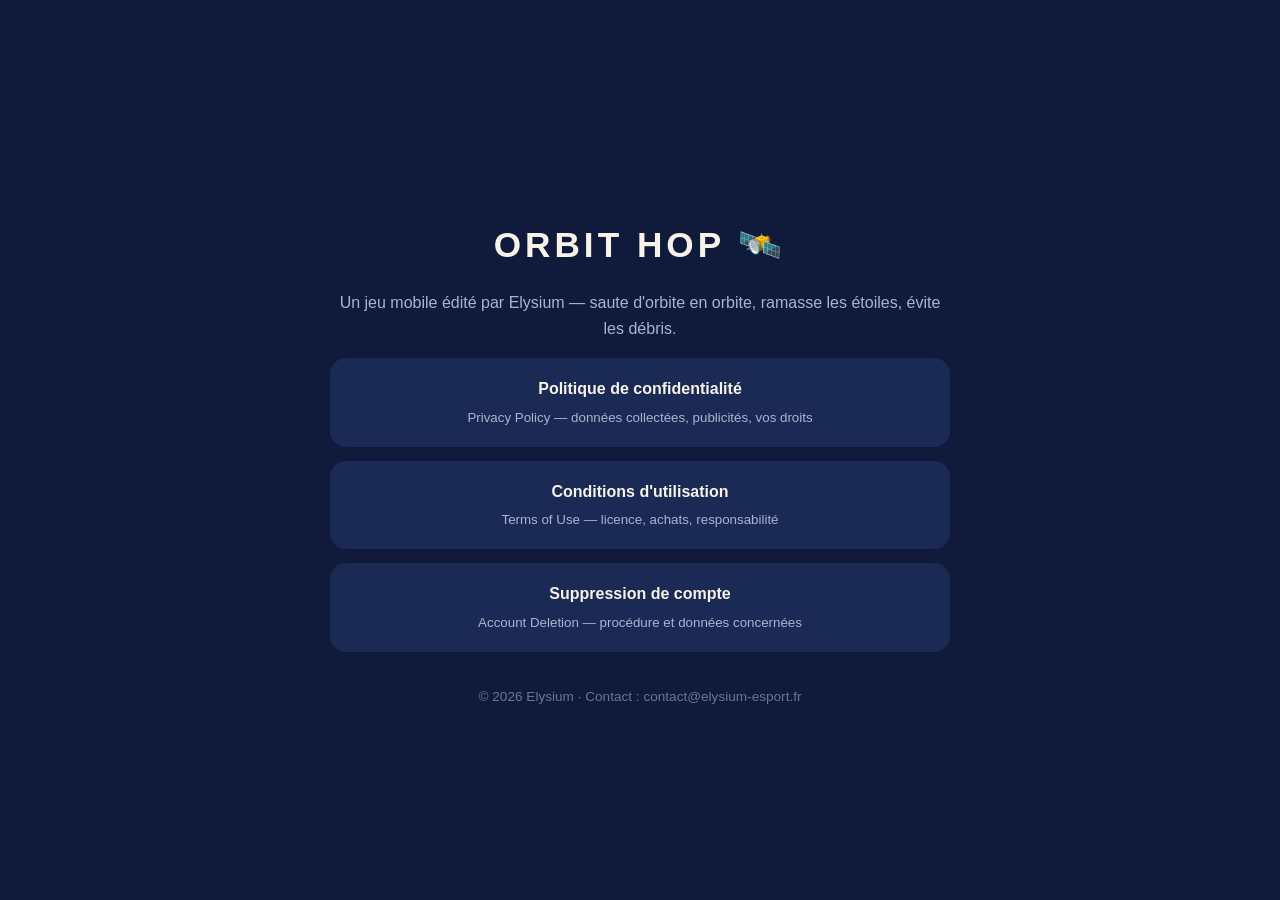
<file: docs/index.html>
<!DOCTYPE html>
<html lang="fr">
<head>
<meta charset="utf-8">
<meta name="viewport" content="width=device-width, initial-scale=1">
<title>Orbit Hop — Elysium</title>
<style>
  body { font-family: -apple-system, BlinkMacSystemFont, "Segoe UI", Roboto, Arial, sans-serif;
         margin: 0; background: #101B3C; color: #F7F3E8; line-height: 1.65;
         display: flex; min-height: 100vh; align-items: center; justify-content: center; }
  main { max-width: 620px; padding: 40px 28px; text-align: center; }
  h1 { letter-spacing: 4px; font-size: 2.2em; margin-bottom: .2em; }
  p.sub { color: #A9B4D0; }
  a.card { display: block; background: #1B2A55; color: #F7F3E8; text-decoration: none;
           border-radius: 16px; padding: 18px 22px; margin: 14px 0; font-weight: 700;
           transition: background .2s; }
  a.card:hover { background: #24356E; }
  a.card small { display: block; color: #A9B4D0; font-weight: 400; margin-top: 4px; }
  footer { color: #6b7590; font-size: .85em; margin-top: 2.5em; }
</style>
</head>
<body>
<main>
  <h1>ORBIT HOP 🛰️</h1>
  <p class="sub">Un jeu mobile édité par Elysium — saute d'orbite en orbite,
  ramasse les étoiles, évite les débris.</p>

  <a class="card" href="politique-de-confidentialite.html">
    Politique de confidentialité
    <small>Privacy Policy — données collectées, publicités, vos droits</small>
  </a>
  <a class="card" href="conditions-utilisation.html">
    Conditions d'utilisation
    <small>Terms of Use — licence, achats, responsabilité</small>
  </a>
  <a class="card" href="suppression-de-compte.html">
    Suppression de compte
    <small>Account Deletion — procédure et données concernées</small>
  </a>

  <footer>© 2026 Elysium · Contact : contact@elysium-esport.fr</footer>
</main>
</body>
</html>
</file>
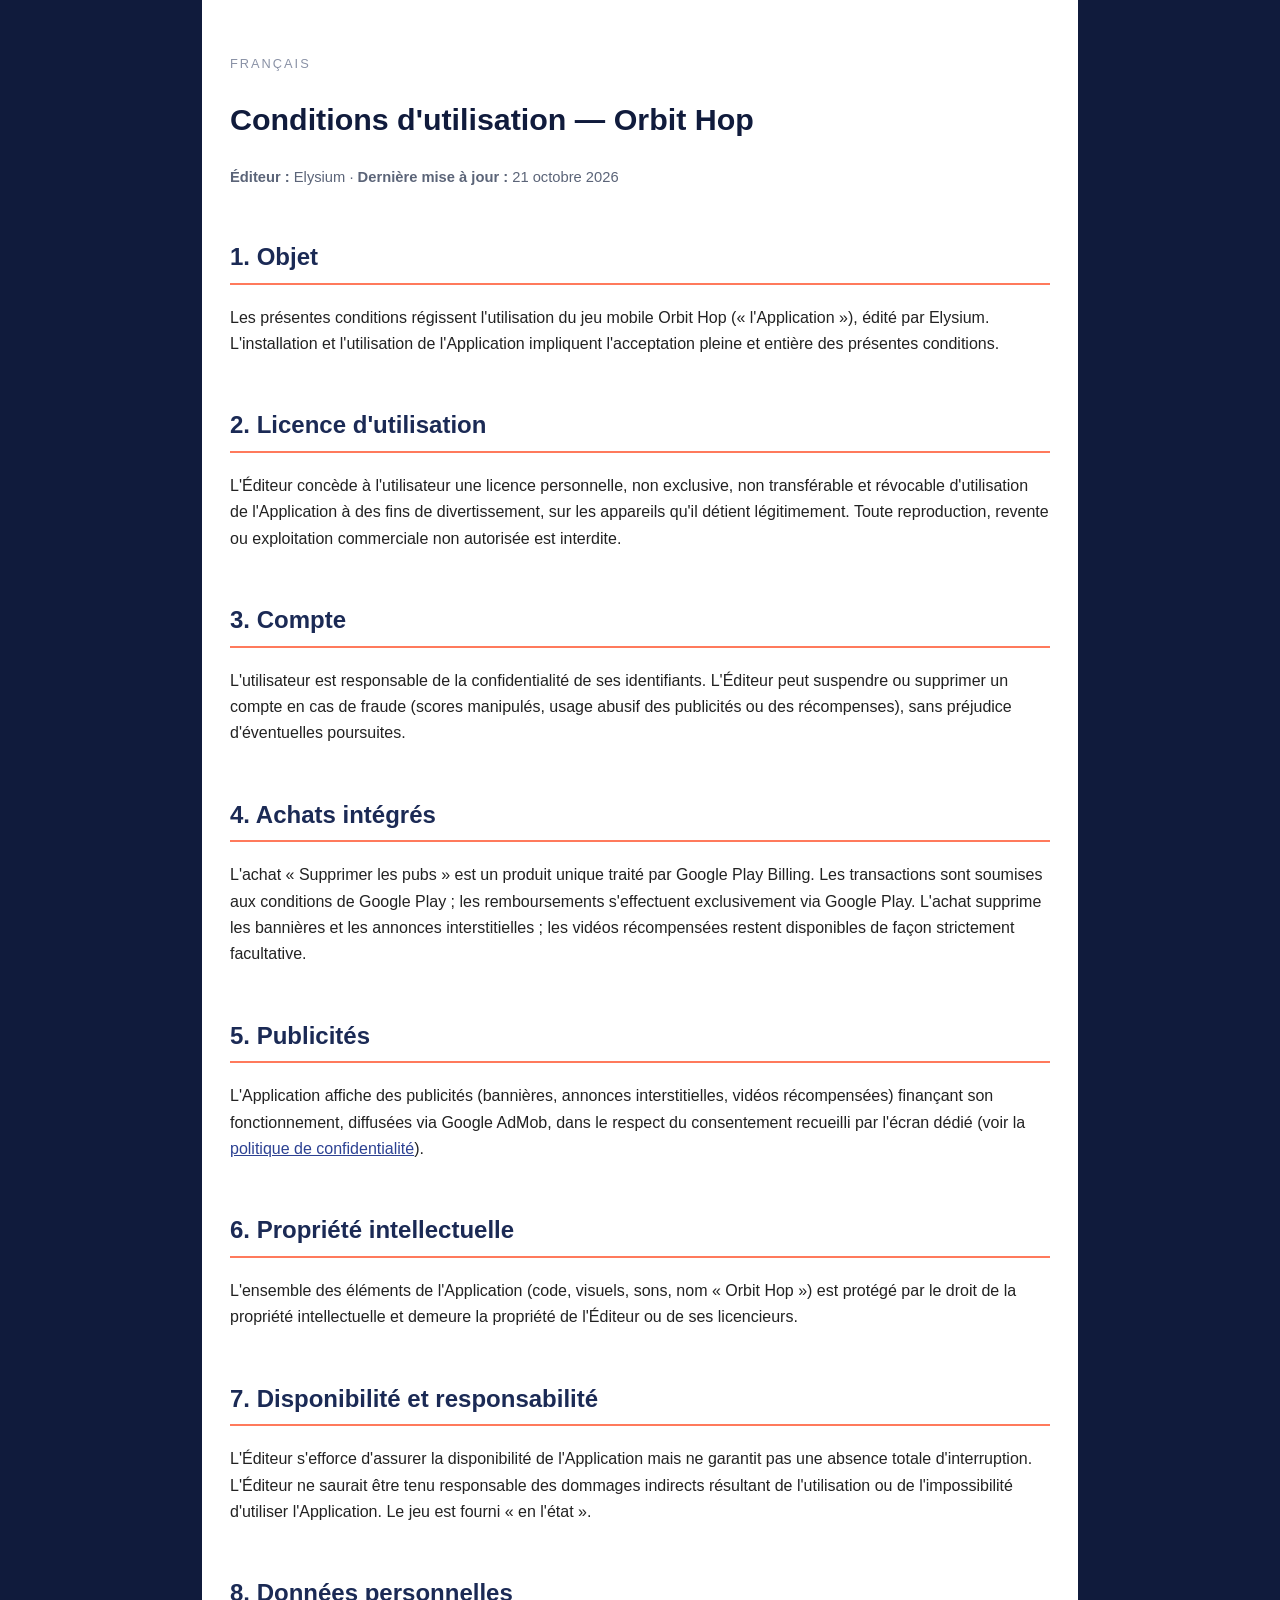
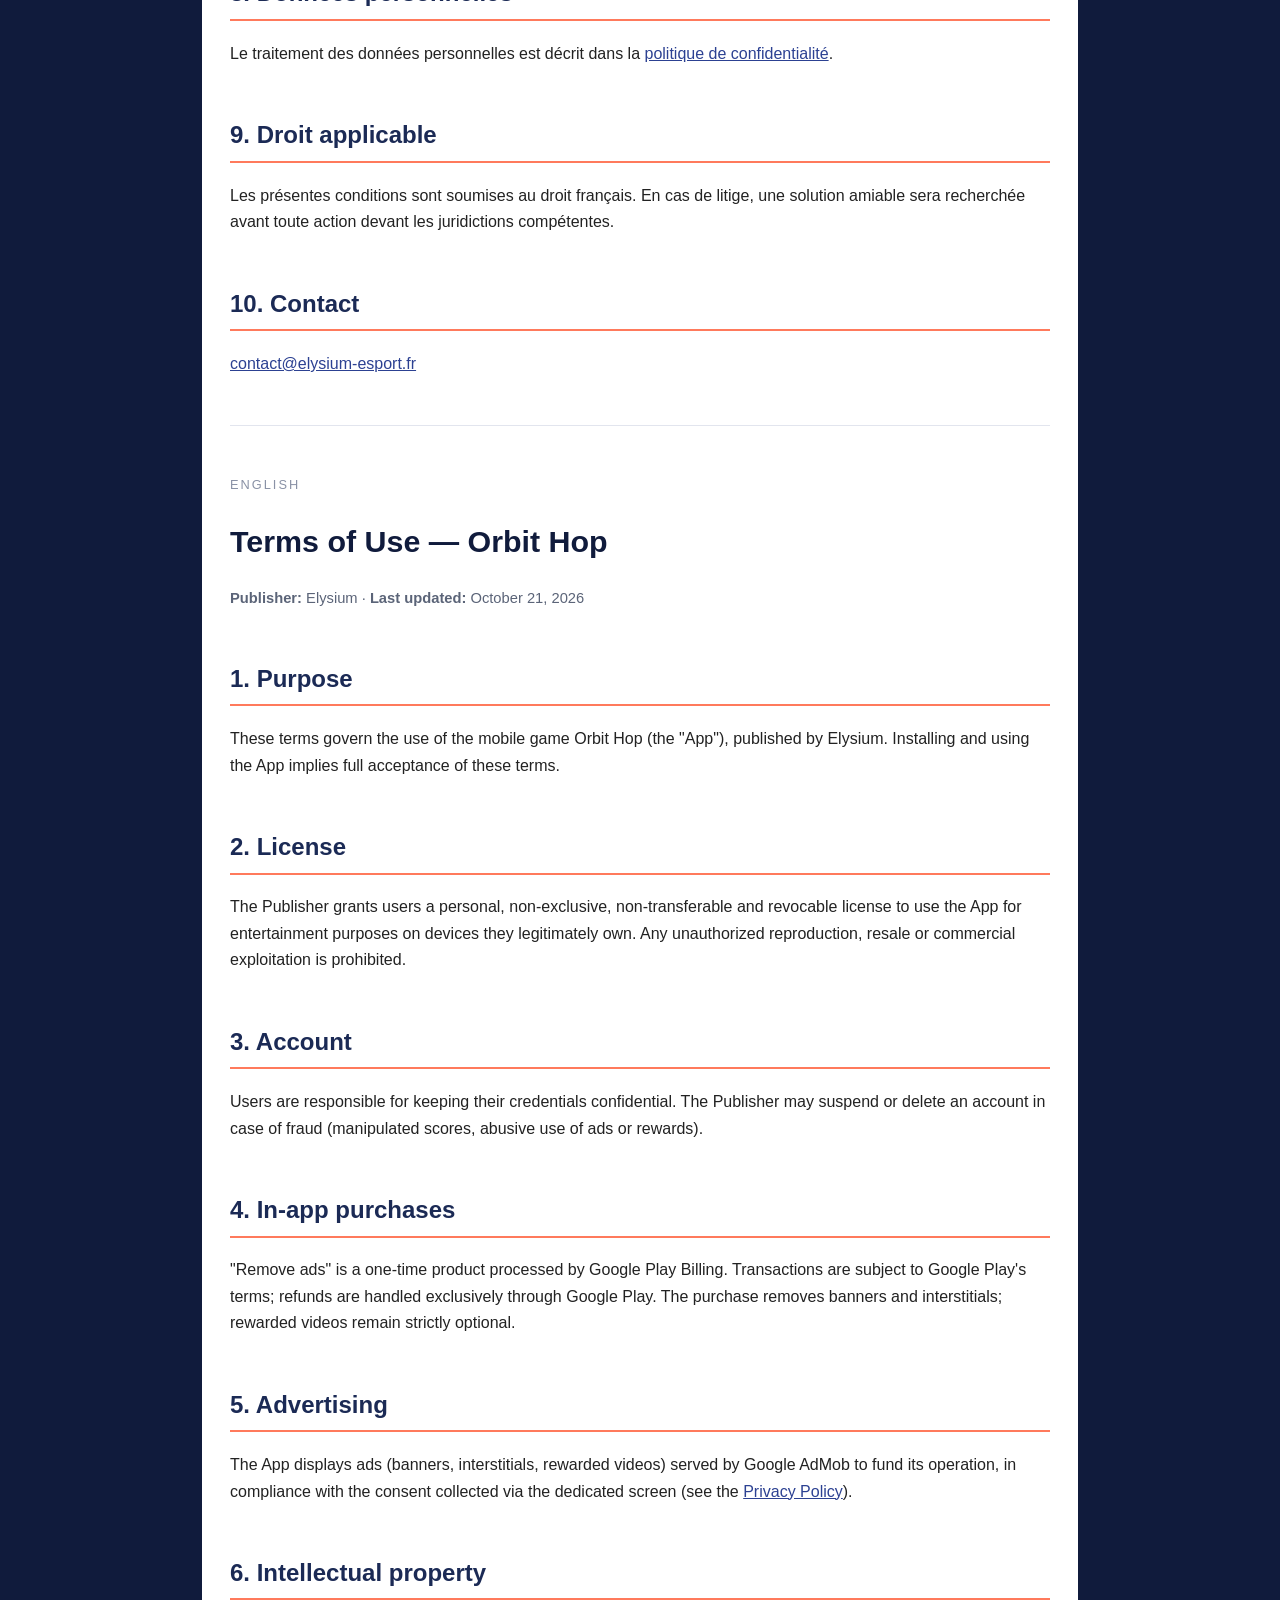
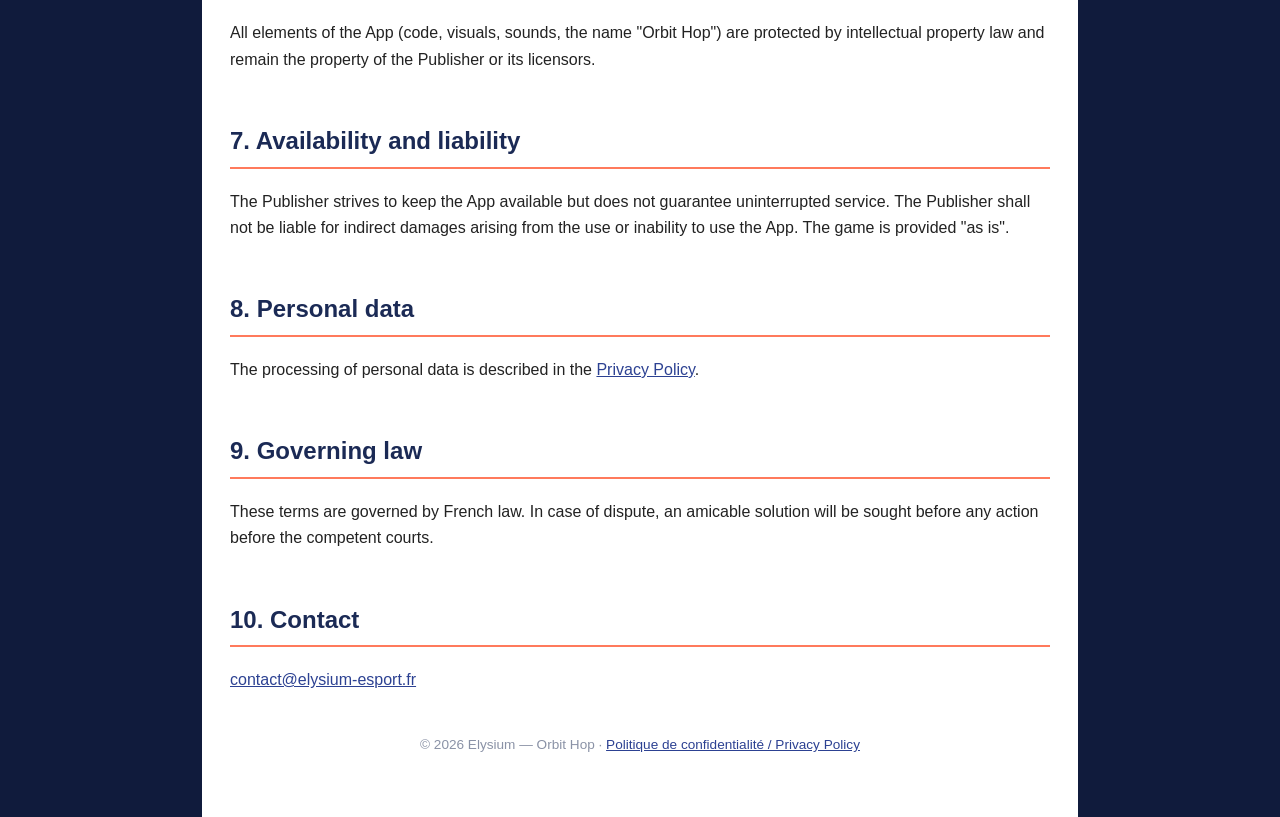
<file: docs/conditions-utilisation.html>
<!DOCTYPE html>
<html lang="fr">
<head>
<meta charset="utf-8">
<meta name="viewport" content="width=device-width, initial-scale=1">
<title>Conditions d'utilisation — Orbit Hop</title>
<style>
  body { font-family: -apple-system, BlinkMacSystemFont, "Segoe UI", Roboto, Arial, sans-serif;
         margin: 0; background: #101B3C; color: #222; line-height: 1.65; }
  main { max-width: 820px; margin: 0 auto; background: #fff; padding: 40px 28px 60px; }
  h1 { color: #101B3C; font-size: 1.9em; }
  h2 { color: #1B2A55; border-bottom: 2px solid #FF7A5C; padding-bottom: 6px; margin-top: 2em; }
  .meta { color: #5b6478; font-size: .92em; }
  a { color: #2C4192; }
  hr { border: none; border-top: 1px solid #e2e5ee; margin: 3em 0; }
  .lang-label { font-size: .8em; letter-spacing: 2px; color: #8a92a6; text-transform: uppercase; }
  footer { color: #8a92a6; font-size: .85em; text-align: center; margin-top: 3em; }
</style>
</head>
<body>
<main>

<p class="lang-label">Français</p>
<h1>Conditions d'utilisation — Orbit Hop</h1>
<p class="meta"><strong>Éditeur :</strong> Elysium · <strong>Dernière mise à jour :</strong> 21 octobre 2026</p>

<h2>1. Objet</h2>
<p>Les présentes conditions régissent l'utilisation du jeu mobile Orbit Hop (« l'Application »),
édité par Elysium. L'installation et l'utilisation de l'Application impliquent l'acceptation
pleine et entière des présentes conditions.</p>

<h2>2. Licence d'utilisation</h2>
<p>L'Éditeur concède à l'utilisateur une licence personnelle, non exclusive, non transférable
et révocable d'utilisation de l'Application à des fins de divertissement, sur les appareils
qu'il détient légitimement. Toute reproduction, revente ou exploitation commerciale non
autorisée est interdite.</p>

<h2>3. Compte</h2>
<p>L'utilisateur est responsable de la confidentialité de ses identifiants. L'Éditeur peut
suspendre ou supprimer un compte en cas de fraude (scores manipulés, usage abusif des
publicités ou des récompenses), sans préjudice d'éventuelles poursuites.</p>

<h2>4. Achats intégrés</h2>
<p>L'achat « Supprimer les pubs » est un produit unique traité par Google Play Billing.
Les transactions sont soumises aux conditions de Google Play ; les remboursements s'effectuent
exclusivement via Google Play. L'achat supprime les bannières et les annonces interstitielles ;
les vidéos récompensées restent disponibles de façon strictement facultative.</p>

<h2>5. Publicités</h2>
<p>L'Application affiche des publicités (bannières, annonces interstitielles, vidéos récompensées)
finançant son fonctionnement, diffusées via Google AdMob, dans le respect du consentement
recueilli par l'écran dédié (voir la
<a href="politique-de-confidentialite.html">politique de confidentialité</a>).</p>

<h2>6. Propriété intellectuelle</h2>
<p>L'ensemble des éléments de l'Application (code, visuels, sons, nom « Orbit Hop ») est protégé
par le droit de la propriété intellectuelle et demeure la propriété de l'Éditeur ou de ses
licencieurs.</p>

<h2>7. Disponibilité et responsabilité</h2>
<p>L'Éditeur s'efforce d'assurer la disponibilité de l'Application mais ne garantit pas une
absence totale d'interruption. L'Éditeur ne saurait être tenu responsable des dommages
indirects résultant de l'utilisation ou de l'impossibilité d'utiliser l'Application.
Le jeu est fourni « en l'état ».</p>

<h2>8. Données personnelles</h2>
<p>Le traitement des données personnelles est décrit dans la
<a href="politique-de-confidentialite.html">politique de confidentialité</a>.</p>

<h2>9. Droit applicable</h2>
<p>Les présentes conditions sont soumises au droit français. En cas de litige, une solution
amiable sera recherchée avant toute action devant les juridictions compétentes.</p>

<h2>10. Contact</h2>
<p><a href="mailto:contact@elysium-esport.fr">contact@elysium-esport.fr</a></p>

<hr>

<p class="lang-label">English</p>
<h1>Terms of Use — Orbit Hop</h1>
<p class="meta"><strong>Publisher:</strong> Elysium · <strong>Last updated:</strong> October 21, 2026</p>

<h2>1. Purpose</h2>
<p>These terms govern the use of the mobile game Orbit Hop (the "App"), published by Elysium.
Installing and using the App implies full acceptance of these terms.</p>

<h2>2. License</h2>
<p>The Publisher grants users a personal, non-exclusive, non-transferable and revocable license
to use the App for entertainment purposes on devices they legitimately own. Any unauthorized
reproduction, resale or commercial exploitation is prohibited.</p>

<h2>3. Account</h2>
<p>Users are responsible for keeping their credentials confidential. The Publisher may suspend
or delete an account in case of fraud (manipulated scores, abusive use of ads or rewards).</p>

<h2>4. In-app purchases</h2>
<p>"Remove ads" is a one-time product processed by Google Play Billing. Transactions are subject
to Google Play's terms; refunds are handled exclusively through Google Play. The purchase
removes banners and interstitials; rewarded videos remain strictly optional.</p>

<h2>5. Advertising</h2>
<p>The App displays ads (banners, interstitials, rewarded videos) served by Google AdMob to fund
its operation, in compliance with the consent collected via the dedicated screen (see the
<a href="politique-de-confidentialite.html">Privacy Policy</a>).</p>

<h2>6. Intellectual property</h2>
<p>All elements of the App (code, visuals, sounds, the name "Orbit Hop") are protected by
intellectual property law and remain the property of the Publisher or its licensors.</p>

<h2>7. Availability and liability</h2>
<p>The Publisher strives to keep the App available but does not guarantee uninterrupted service.
The Publisher shall not be liable for indirect damages arising from the use or inability to
use the App. The game is provided "as is".</p>

<h2>8. Personal data</h2>
<p>The processing of personal data is described in the
<a href="politique-de-confidentialite.html">Privacy Policy</a>.</p>

<h2>9. Governing law</h2>
<p>These terms are governed by French law. In case of dispute, an amicable solution will be
sought before any action before the competent courts.</p>

<h2>10. Contact</h2>
<p><a href="mailto:contact@elysium-esport.fr">contact@elysium-esport.fr</a></p>

<footer>© 2026 Elysium — Orbit Hop · <a href="politique-de-confidentialite.html">Politique de confidentialité / Privacy Policy</a></footer>
</main>
</body>
</html>
</file>
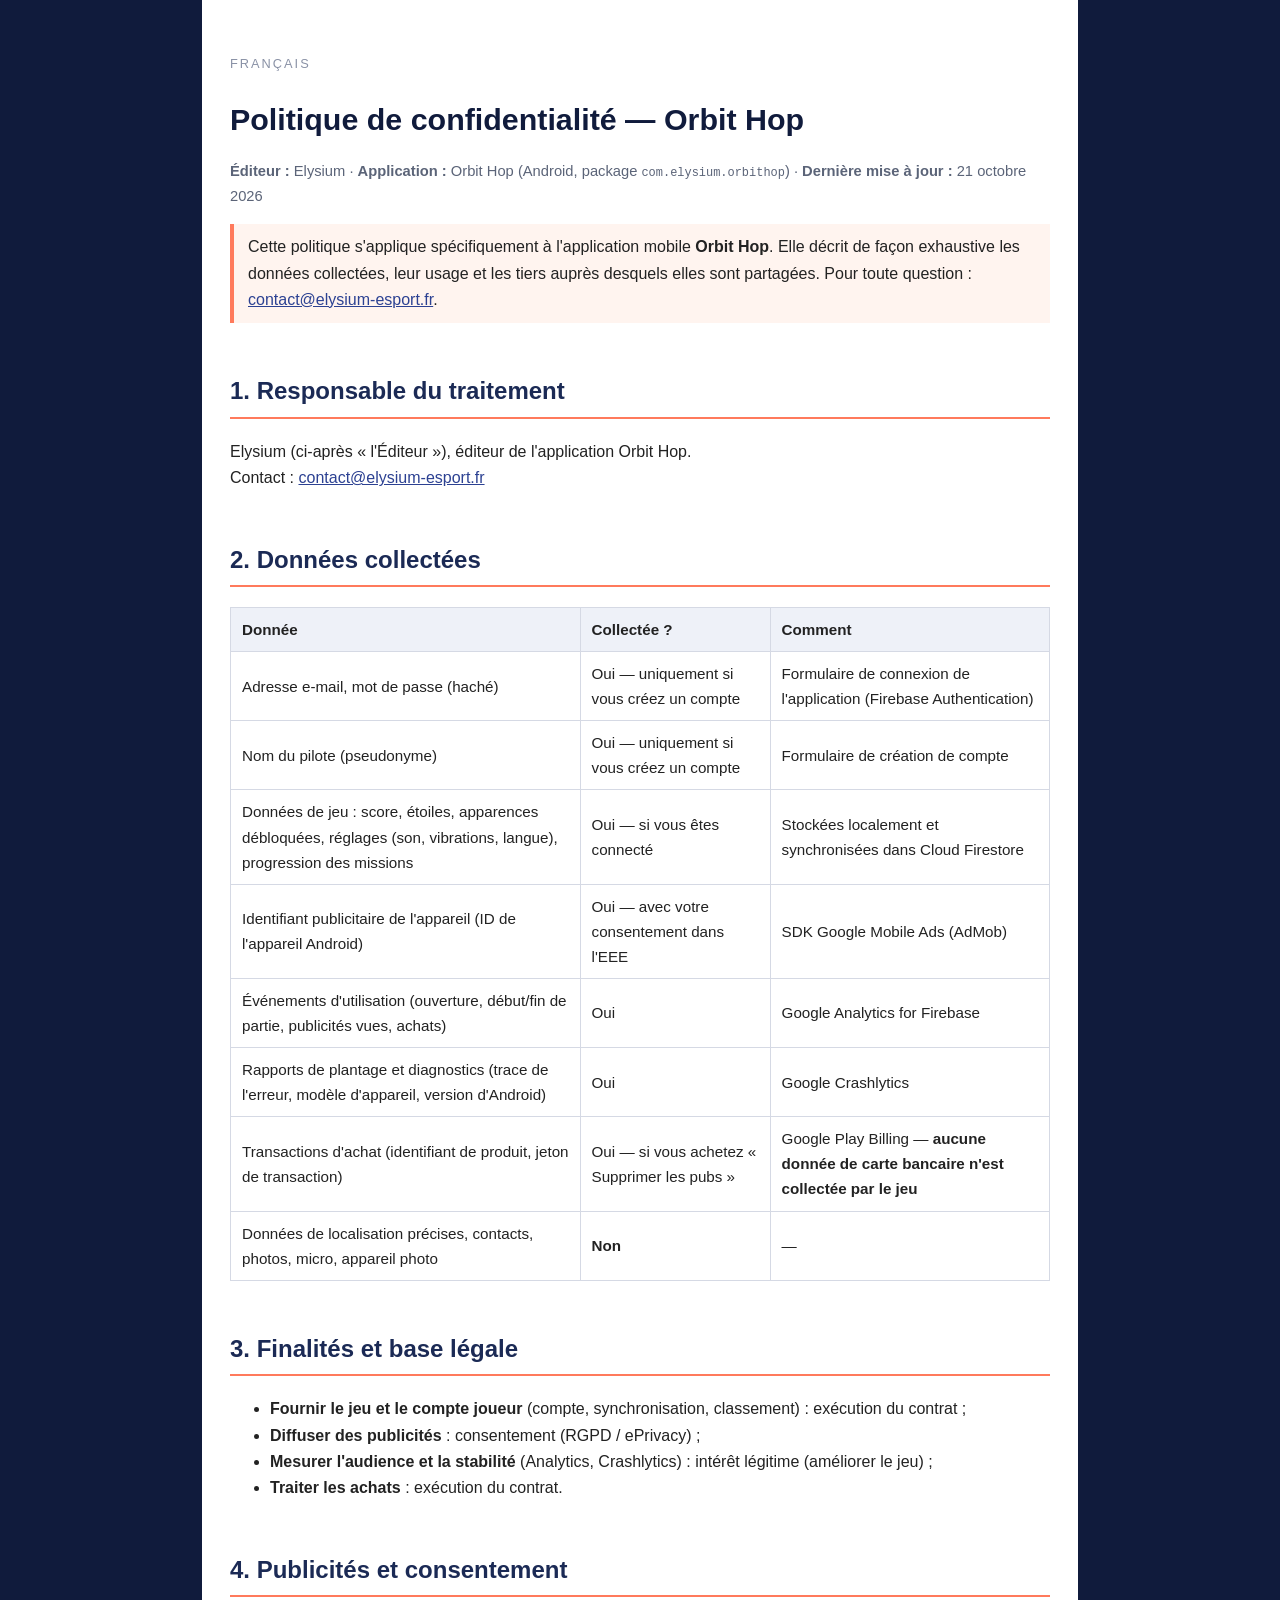
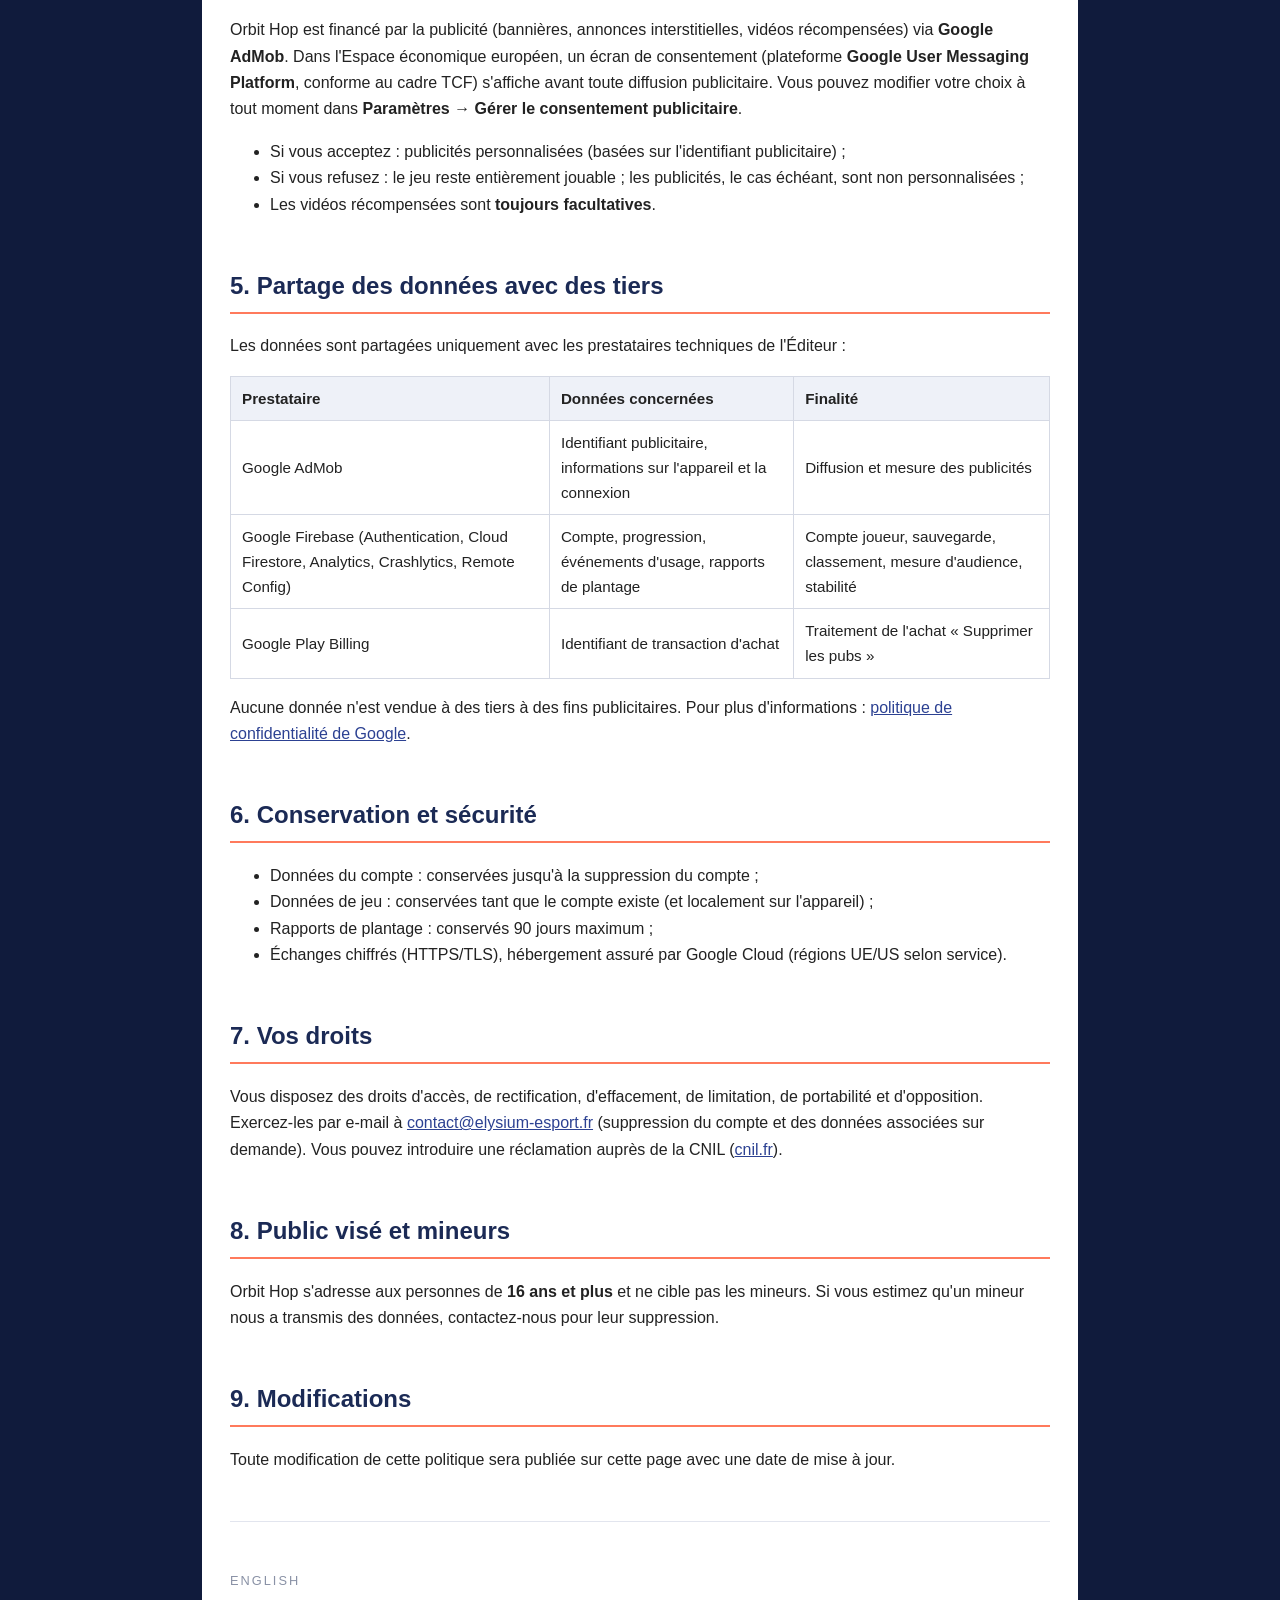
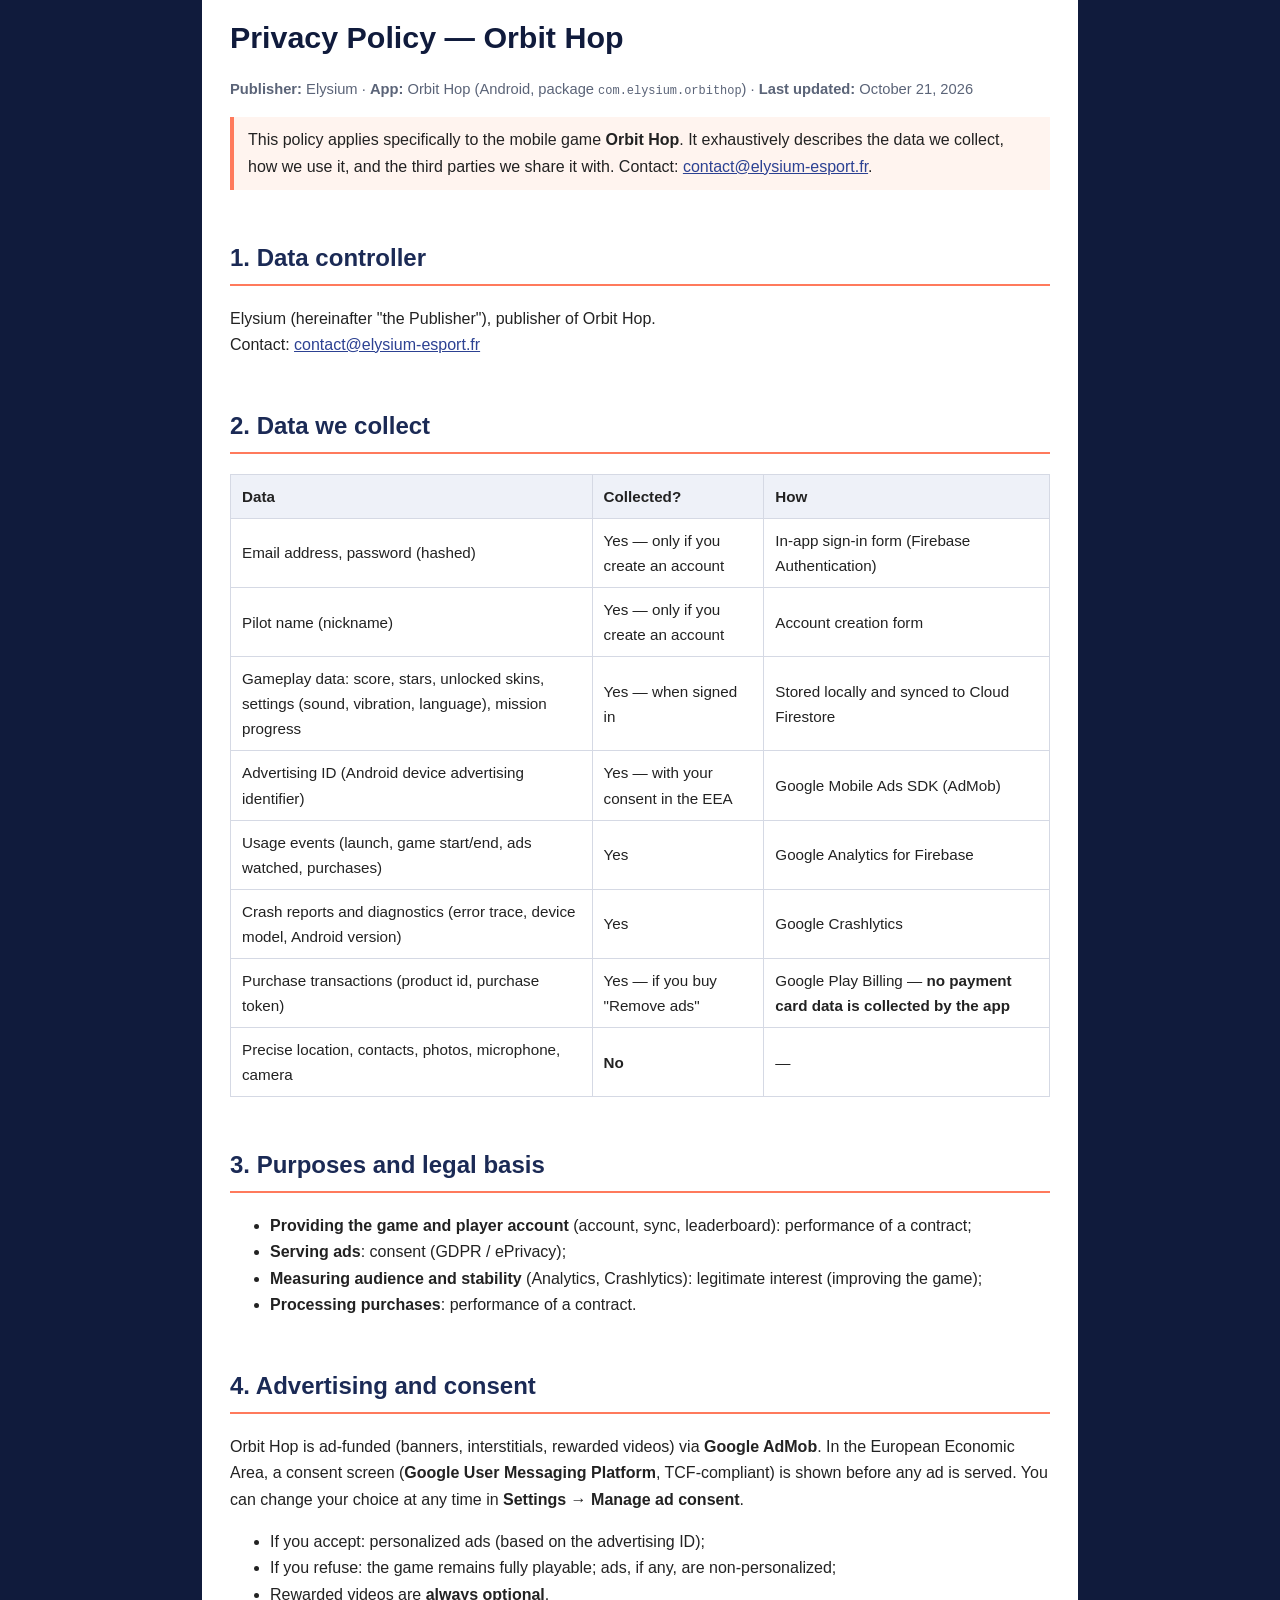
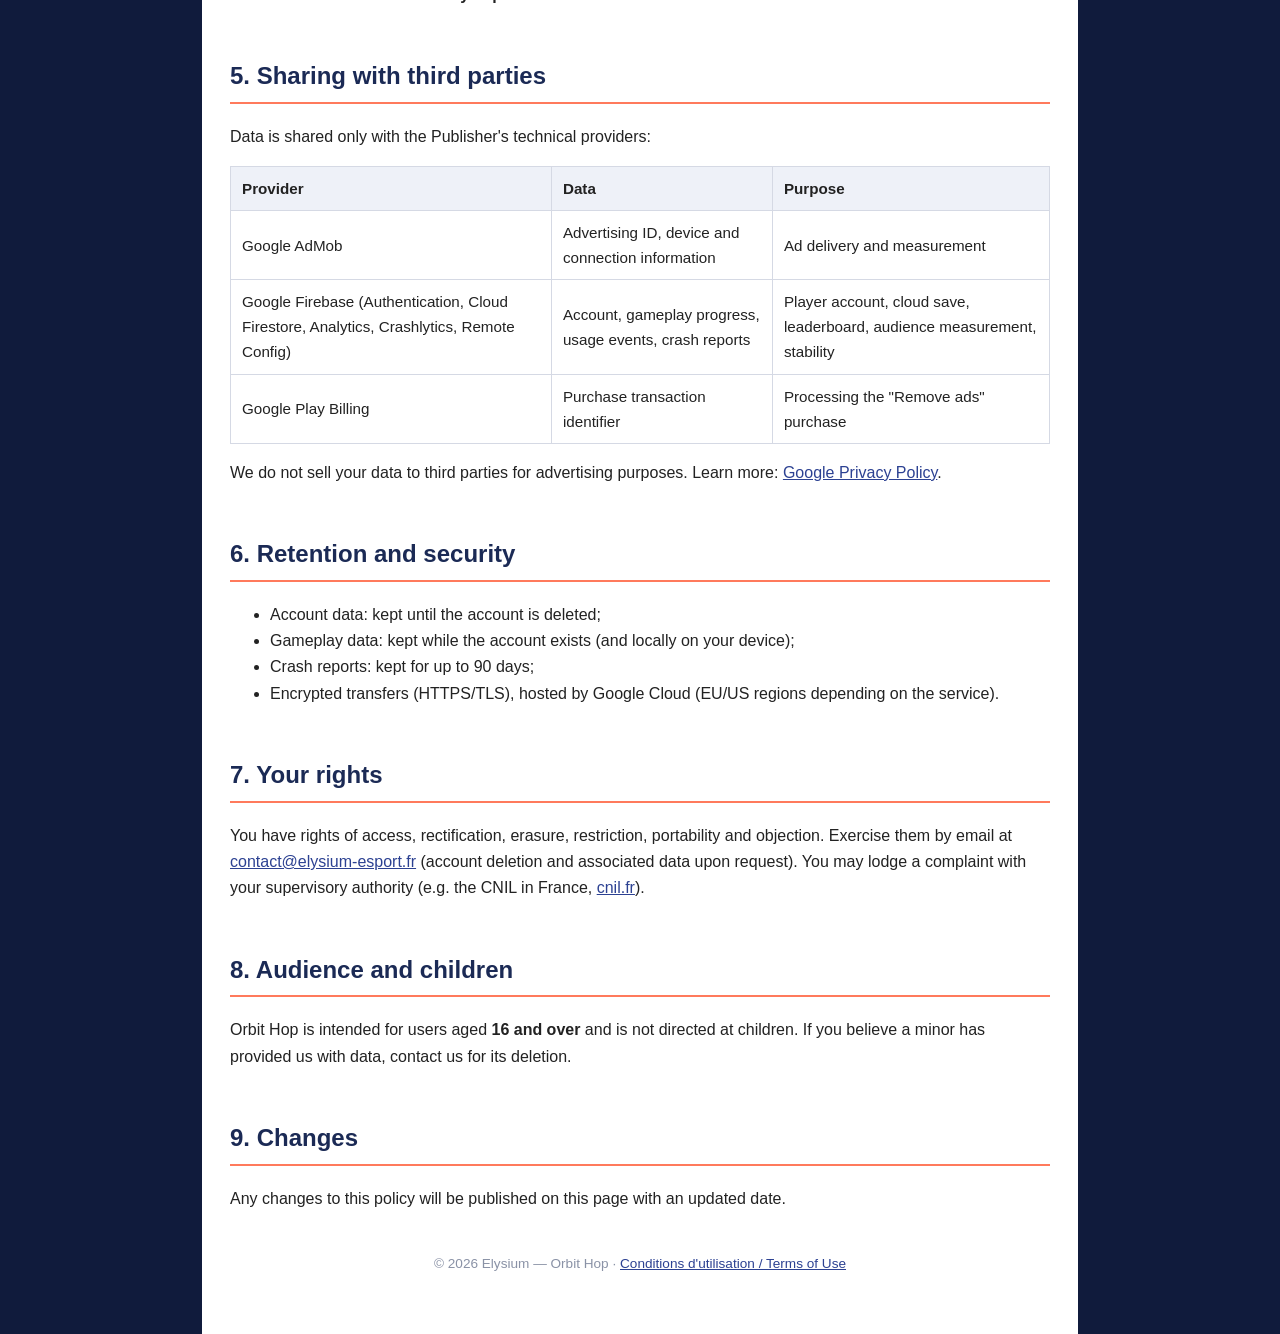
<file: docs/politique-de-confidentialite.html>
<!DOCTYPE html>
<html lang="fr">
<head>
<meta charset="utf-8">
<meta name="viewport" content="width=device-width, initial-scale=1">
<title>Politique de confidentialité — Orbit Hop</title>
<meta name="description" content="Politique de confidentialité du jeu mobile Orbit Hop (Android) édité par Elysium.">
<style>
  body { font-family: -apple-system, BlinkMacSystemFont, "Segoe UI", Roboto, Arial, sans-serif;
         margin: 0; background: #101B3C; color: #222; line-height: 1.65; }
  main { max-width: 820px; margin: 0 auto; background: #fff; padding: 40px 28px 60px; }
  h1 { color: #101B3C; font-size: 1.9em; margin-bottom: .2em; }
  h2 { color: #1B2A55; border-bottom: 2px solid #FF7A5C; padding-bottom: 6px; margin-top: 2em; }
  table { border-collapse: collapse; width: 100%; margin: 1em 0; }
  th, td { border: 1px solid #d5d9e4; padding: 9px 11px; text-align: left; font-size: .95em; }
  th { background: #eef1f8; }
  .meta { color: #5b6478; font-size: .92em; }
  .flag { background: #fff4ef; border-left: 4px solid #FF7A5C; padding: 10px 14px; margin: 1em 0; }
  a { color: #2C4192; }
  hr { border: none; border-top: 1px solid #e2e5ee; margin: 3em 0; }
  .lang-label { font-size: .8em; letter-spacing: 2px; color: #8a92a6; text-transform: uppercase; }
  footer { color: #8a92a6; font-size: .85em; text-align: center; margin-top: 3em; }
</style>
</head>
<body>
<main>

<p class="lang-label">Français</p>
<h1>Politique de confidentialité — Orbit Hop</h1>
<p class="meta"><strong>Éditeur :</strong> Elysium · <strong>Application :</strong> Orbit Hop (Android, package <code>com.elysium.orbithop</code>) · <strong>Dernière mise à jour :</strong> 21 octobre 2026</p>

<div class="flag">
  Cette politique s'applique spécifiquement à l'application mobile <strong>Orbit Hop</strong>.
  Elle décrit de façon exhaustive les données collectées, leur usage et les tiers auprès
  desquels elles sont partagées. Pour toute question : <a href="mailto:contact@elysium-esport.fr">contact@elysium-esport.fr</a>.
</div>

<h2>1. Responsable du traitement</h2>
<p>Elysium (ci-après « l'Éditeur »), éditeur de l'application Orbit Hop.<br>
Contact : <a href="mailto:contact@elysium-esport.fr">contact@elysium-esport.fr</a></p>

<h2>2. Données collectées</h2>
<table>
  <tr><th>Donnée</th><th>Collectée ?</th><th>Comment</th></tr>
  <tr><td>Adresse e-mail, mot de passe (haché)</td><td>Oui — uniquement si vous créez un compte</td><td>Formulaire de connexion de l'application (Firebase Authentication)</td></tr>
  <tr><td>Nom du pilote (pseudonyme)</td><td>Oui — uniquement si vous créez un compte</td><td>Formulaire de création de compte</td></tr>
  <tr><td>Données de jeu : score, étoiles, apparences débloquées, réglages (son, vibrations, langue), progression des missions</td><td>Oui — si vous êtes connecté</td><td>Stockées localement et synchronisées dans Cloud Firestore</td></tr>
  <tr><td>Identifiant publicitaire de l'appareil (ID de l'appareil Android)</td><td>Oui — avec votre consentement dans l'EEE</td><td>SDK Google Mobile Ads (AdMob)</td></tr>
  <tr><td>Événements d'utilisation (ouverture, début/fin de partie, publicités vues, achats)</td><td>Oui</td><td>Google Analytics for Firebase</td></tr>
  <tr><td>Rapports de plantage et diagnostics (trace de l'erreur, modèle d'appareil, version d'Android)</td><td>Oui</td><td>Google Crashlytics</td></tr>
  <tr><td>Transactions d'achat (identifiant de produit, jeton de transaction)</td><td>Oui — si vous achetez « Supprimer les pubs »</td><td>Google Play Billing — <strong>aucune donnée de carte bancaire n'est collectée par le jeu</strong></td></tr>
  <tr><td>Données de localisation précises, contacts, photos, micro, appareil photo</td><td><strong>Non</strong></td><td>—</td></tr>
</table>

<h2>3. Finalités et base légale</h2>
<ul>
  <li><strong>Fournir le jeu et le compte joueur</strong> (compte, synchronisation, classement) : exécution du contrat ;</li>
  <li><strong>Diffuser des publicités</strong> : consentement (RGPD / ePrivacy) ;</li>
  <li><strong>Mesurer l'audience et la stabilité</strong> (Analytics, Crashlytics) : intérêt légitime (améliorer le jeu) ;</li>
  <li><strong>Traiter les achats</strong> : exécution du contrat.</li>
</ul>

<h2>4. Publicités et consentement</h2>
<p>Orbit Hop est financé par la publicité (bannières, annonces interstitielles, vidéos
récompensées) via <strong>Google AdMob</strong>. Dans l'Espace économique européen, un écran de
consentement (plateforme <strong>Google User Messaging Platform</strong>, conforme au cadre TCF)
s'affiche avant toute diffusion publicitaire. Vous pouvez modifier votre choix à tout moment
dans <strong>Paramètres → Gérer le consentement publicitaire</strong>.</p>
<ul>
  <li>Si vous acceptez : publicités personnalisées (basées sur l'identifiant publicitaire) ;</li>
  <li>Si vous refusez : le jeu reste entièrement jouable ; les publicités, le cas échéant, sont non personnalisées ;</li>
  <li>Les vidéos récompensées sont <strong>toujours facultatives</strong>.</li>
</ul>

<h2>5. Partage des données avec des tiers</h2>
<p>Les données sont partagées uniquement avec les prestataires techniques de l'Éditeur :</p>
<table>
  <tr><th>Prestataire</th><th>Données concernées</th><th>Finalité</th></tr>
  <tr><td>Google AdMob</td><td>Identifiant publicitaire, informations sur l'appareil et la connexion</td><td>Diffusion et mesure des publicités</td></tr>
  <tr><td>Google Firebase (Authentication, Cloud Firestore, Analytics, Crashlytics, Remote Config)</td><td>Compte, progression, événements d'usage, rapports de plantage</td><td>Compte joueur, sauvegarde, classement, mesure d'audience, stabilité</td></tr>
  <tr><td>Google Play Billing</td><td>Identifiant de transaction d'achat</td><td>Traitement de l'achat « Supprimer les pubs »</td></tr>
</table>
<p>Aucune donnée n'est vendue à des tiers à des fins publicitaires. Pour plus d'informations :
<a href="https://policies.google.com/privacy">politique de confidentialité de Google</a>.</p>

<h2>6. Conservation et sécurité</h2>
<ul>
  <li>Données du compte : conservées jusqu'à la suppression du compte ;</li>
  <li>Données de jeu : conservées tant que le compte existe (et localement sur l'appareil) ;</li>
  <li>Rapports de plantage : conservés 90 jours maximum ;</li>
  <li>Échanges chiffrés (HTTPS/TLS), hébergement assuré par Google Cloud (régions UE/US selon service).</li>
</ul>

<h2>7. Vos droits</h2>
<p>Vous disposez des droits d'accès, de rectification, d'effacement, de limitation, de portabilité
et d'opposition. Exercez-les par e-mail à
<a href="mailto:contact@elysium-esport.fr">contact@elysium-esport.fr</a> (suppression du compte
et des données associées sur demande). Vous pouvez introduire une réclamation auprès de la
CNIL (<a href="https://www.cnil.fr">cnil.fr</a>).</p>

<h2>8. Public visé et mineurs</h2>
<p>Orbit Hop s'adresse aux personnes de <strong>16 ans et plus</strong> et ne cible pas les mineurs.
Si vous estimez qu'un mineur nous a transmis des données, contactez-nous pour leur suppression.</p>

<h2>9. Modifications</h2>
<p>Toute modification de cette politique sera publiée sur cette page avec une date de mise à jour.</p>

<hr>

<p class="lang-label">English</p>
<h1>Privacy Policy — Orbit Hop</h1>
<p class="meta"><strong>Publisher:</strong> Elysium · <strong>App:</strong> Orbit Hop (Android, package <code>com.elysium.orbithop</code>) · <strong>Last updated:</strong> October 21, 2026</p>

<div class="flag">
  This policy applies specifically to the mobile game <strong>Orbit Hop</strong>. It exhaustively
  describes the data we collect, how we use it, and the third parties we share it with.
  Contact: <a href="mailto:contact@elysium-esport.fr">contact@elysium-esport.fr</a>.
</div>

<h2>1. Data controller</h2>
<p>Elysium (hereinafter "the Publisher"), publisher of Orbit Hop.<br>
Contact: <a href="mailto:contact@elysium-esport.fr">contact@elysium-esport.fr</a></p>

<h2>2. Data we collect</h2>
<table>
  <tr><th>Data</th><th>Collected?</th><th>How</th></tr>
  <tr><td>Email address, password (hashed)</td><td>Yes — only if you create an account</td><td>In-app sign-in form (Firebase Authentication)</td></tr>
  <tr><td>Pilot name (nickname)</td><td>Yes — only if you create an account</td><td>Account creation form</td></tr>
  <tr><td>Gameplay data: score, stars, unlocked skins, settings (sound, vibration, language), mission progress</td><td>Yes — when signed in</td><td>Stored locally and synced to Cloud Firestore</td></tr>
  <tr><td>Advertising ID (Android device advertising identifier)</td><td>Yes — with your consent in the EEA</td><td>Google Mobile Ads SDK (AdMob)</td></tr>
  <tr><td>Usage events (launch, game start/end, ads watched, purchases)</td><td>Yes</td><td>Google Analytics for Firebase</td></tr>
  <tr><td>Crash reports and diagnostics (error trace, device model, Android version)</td><td>Yes</td><td>Google Crashlytics</td></tr>
  <tr><td>Purchase transactions (product id, purchase token)</td><td>Yes — if you buy "Remove ads"</td><td>Google Play Billing — <strong>no payment card data is collected by the app</strong></td></tr>
  <tr><td>Precise location, contacts, photos, microphone, camera</td><td><strong>No</strong></td><td>—</td></tr>
</table>

<h2>3. Purposes and legal basis</h2>
<ul>
  <li><strong>Providing the game and player account</strong> (account, sync, leaderboard): performance of a contract;</li>
  <li><strong>Serving ads</strong>: consent (GDPR / ePrivacy);</li>
  <li><strong>Measuring audience and stability</strong> (Analytics, Crashlytics): legitimate interest (improving the game);</li>
  <li><strong>Processing purchases</strong>: performance of a contract.</li>
</ul>

<h2>4. Advertising and consent</h2>
<p>Orbit Hop is ad-funded (banners, interstitials, rewarded videos) via <strong>Google AdMob</strong>.
In the European Economic Area, a consent screen (<strong>Google User Messaging Platform</strong>,
TCF-compliant) is shown before any ad is served. You can change your choice at any time in
<strong>Settings → Manage ad consent</strong>.</p>
<ul>
  <li>If you accept: personalized ads (based on the advertising ID);</li>
  <li>If you refuse: the game remains fully playable; ads, if any, are non-personalized;</li>
  <li>Rewarded videos are <strong>always optional</strong>.</li>
</ul>

<h2>5. Sharing with third parties</h2>
<p>Data is shared only with the Publisher's technical providers:</p>
<table>
  <tr><th>Provider</th><th>Data</th><th>Purpose</th></tr>
  <tr><td>Google AdMob</td><td>Advertising ID, device and connection information</td><td>Ad delivery and measurement</td></tr>
  <tr><td>Google Firebase (Authentication, Cloud Firestore, Analytics, Crashlytics, Remote Config)</td><td>Account, gameplay progress, usage events, crash reports</td><td>Player account, cloud save, leaderboard, audience measurement, stability</td></tr>
  <tr><td>Google Play Billing</td><td>Purchase transaction identifier</td><td>Processing the "Remove ads" purchase</td></tr>
</table>
<p>We do not sell your data to third parties for advertising purposes. Learn more:
<a href="https://policies.google.com/privacy">Google Privacy Policy</a>.</p>

<h2>6. Retention and security</h2>
<ul>
  <li>Account data: kept until the account is deleted;</li>
  <li>Gameplay data: kept while the account exists (and locally on your device);</li>
  <li>Crash reports: kept for up to 90 days;</li>
  <li>Encrypted transfers (HTTPS/TLS), hosted by Google Cloud (EU/US regions depending on the service).</li>
</ul>

<h2>7. Your rights</h2>
<p>You have rights of access, rectification, erasure, restriction, portability and objection.
Exercise them by email at <a href="mailto:contact@elysium-esport.fr">contact@elysium-esport.fr</a>
(account deletion and associated data upon request). You may lodge a complaint with your
supervisory authority (e.g. the CNIL in France, <a href="https://www.cnil.fr">cnil.fr</a>).</p>

<h2>8. Audience and children</h2>
<p>Orbit Hop is intended for users aged <strong>16 and over</strong> and is not directed at children.
If you believe a minor has provided us with data, contact us for its deletion.</p>

<h2>9. Changes</h2>
<p>Any changes to this policy will be published on this page with an updated date.</p>

<footer>© 2026 Elysium — Orbit Hop · <a href="conditions-utilisation.html">Conditions d'utilisation / Terms of Use</a></footer>
</main>
</body>
</html>
</file>
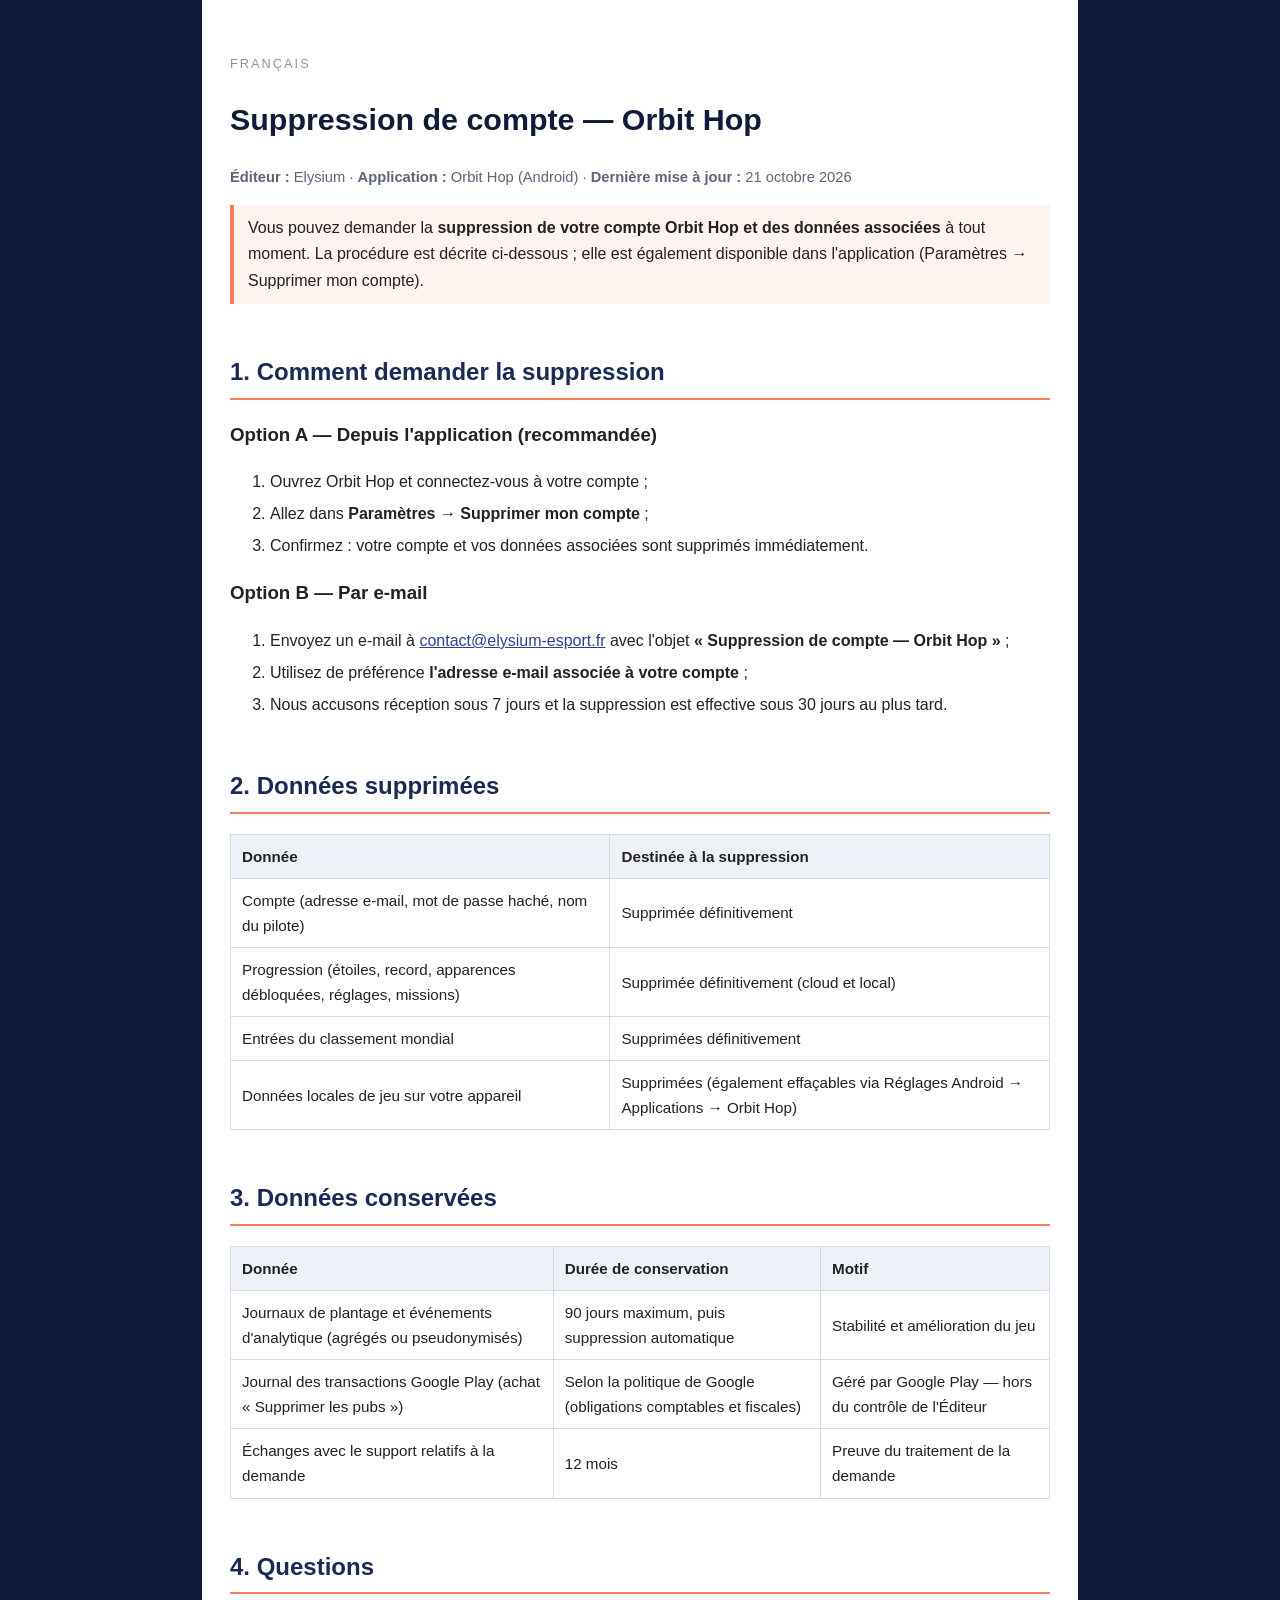
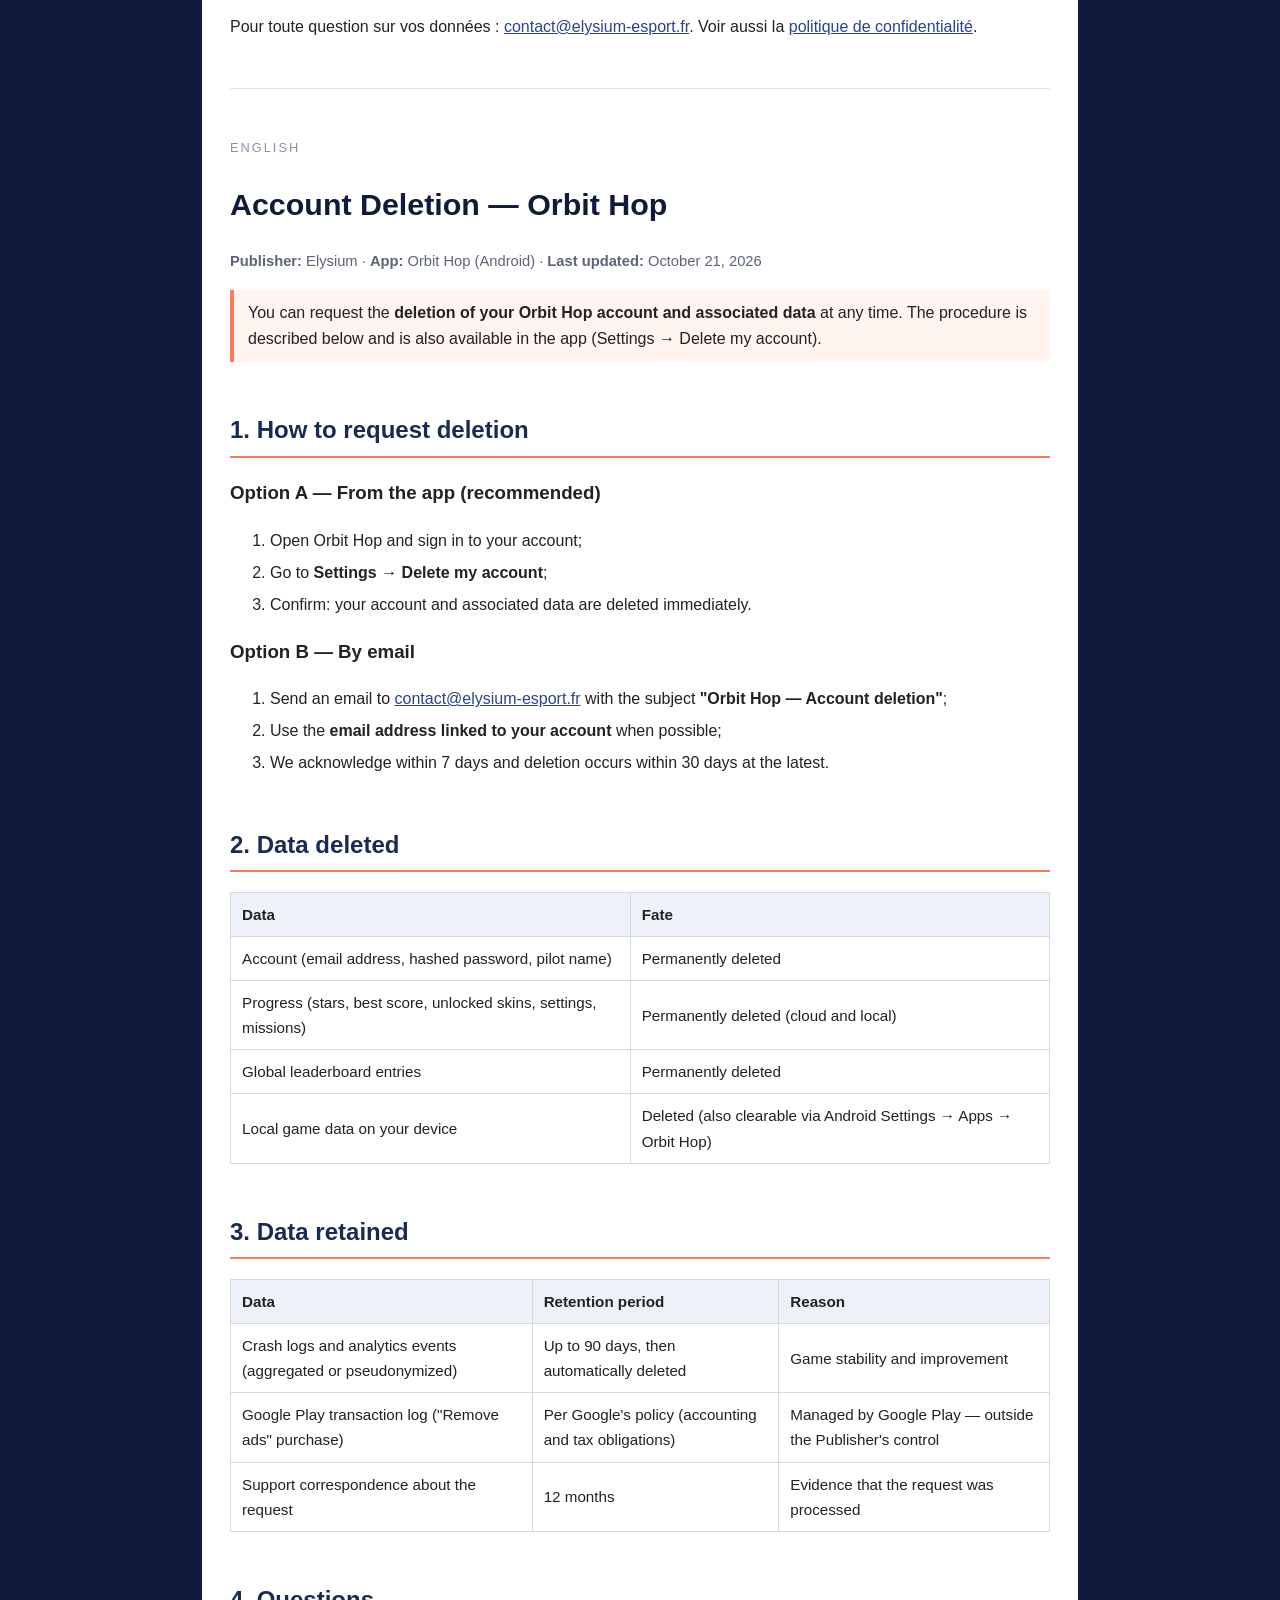
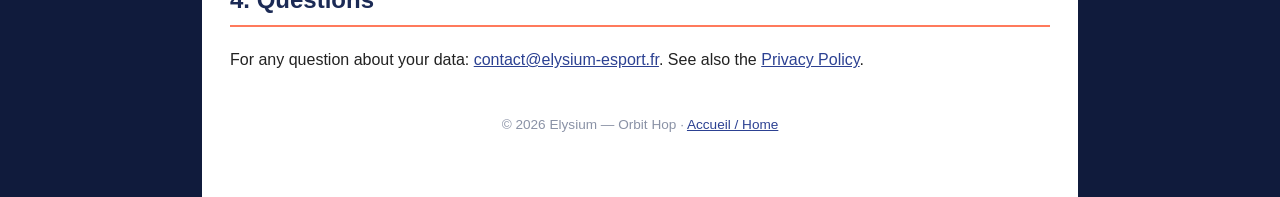
<file: docs/suppression-de-compte.html>
<!DOCTYPE html>
<html lang="fr">
<head>
<meta charset="utf-8">
<meta name="viewport" content="width=device-width, initial-scale=1">
<title>Suppression de compte — Orbit Hop</title>
<meta name="description" content="Procédure de suppression du compte et des données du jeu Orbit Hop (Elysium).">
<style>
  body { font-family: -apple-system, BlinkMacSystemFont, "Segoe UI", Roboto, Arial, sans-serif;
         margin: 0; background: #101B3C; color: #222; line-height: 1.65; }
  main { max-width: 820px; margin: 0 auto; background: #fff; padding: 40px 28px 60px; }
  h1 { color: #101B3C; font-size: 1.9em; }
  h2 { color: #1B2A55; border-bottom: 2px solid #FF7A5C; padding-bottom: 6px; margin-top: 2em; }
  table { border-collapse: collapse; width: 100%; margin: 1em 0; }
  th, td { border: 1px solid #d5d9e4; padding: 9px 11px; text-align: left; font-size: .95em; }
  th { background: #eef1f8; }
  .meta { color: #5b6478; font-size: .92em; }
  .flag { background: #fff4ef; border-left: 4px solid #FF7A5C; padding: 10px 14px; margin: 1em 0; }
  ol li, ul li { margin: .35em 0; }
  a { color: #2C4192; }
  hr { border: none; border-top: 1px solid #e2e5ee; margin: 3em 0; }
  .lang-label { font-size: .8em; letter-spacing: 2px; color: #8a92a6; text-transform: uppercase; }
  footer { color: #8a92a6; font-size: .85em; text-align: center; margin-top: 3em; }
</style>
</head>
<body>
<main>

<p class="lang-label">Français</p>
<h1>Suppression de compte — Orbit Hop</h1>
<p class="meta"><strong>Éditeur :</strong> Elysium · <strong>Application :</strong> Orbit Hop (Android) · <strong>Dernière mise à jour :</strong> 21 octobre 2026</p>

<div class="flag">
  Vous pouvez demander la <strong>suppression de votre compte Orbit Hop et des données associées</strong>
  à tout moment. La procédure est décrite ci-dessous ; elle est également disponible dans
  l'application (Paramètres → Supprimer mon compte).
</div>

<h2>1. Comment demander la suppression</h2>

<h3>Option A — Depuis l'application (recommandée)</h3>
<ol>
  <li>Ouvrez Orbit Hop et connectez-vous à votre compte ;</li>
  <li>Allez dans <strong>Paramètres → Supprimer mon compte</strong> ;</li>
  <li>Confirmez : votre compte et vos données associées sont supprimés immédiatement.</li>
</ol>

<h3>Option B — Par e-mail</h3>
<ol>
  <li>Envoyez un e-mail à <a href="mailto:contact@elysium-esport.fr">contact@elysium-esport.fr</a>
      avec l'objet <strong>« Suppression de compte — Orbit Hop »</strong> ;</li>
  <li>Utilisez de préférence <strong>l'adresse e-mail associée à votre compte</strong> ;</li>
  <li>Nous accusons réception sous 7 jours et la suppression est effective sous 30 jours au plus tard.</li>
</ol>

<h2>2. Données supprimées</h2>
<table>
  <tr><th>Donnée</th><th>Destinée à la suppression</th></tr>
  <tr><td>Compte (adresse e-mail, mot de passe haché, nom du pilote)</td><td>Supprimée définitivement</td></tr>
  <tr><td>Progression (étoiles, record, apparences débloquées, réglages, missions)</td><td>Supprimée définitivement (cloud et local)</td></tr>
  <tr><td>Entrées du classement mondial</td><td>Supprimées définitivement</td></tr>
  <tr><td>Données locales de jeu sur votre appareil</td><td>Supprimées (également effaçables via Réglages Android → Applications → Orbit Hop)</td></tr>
</table>

<h2>3. Données conservées</h2>
<table>
  <tr><th>Donnée</th><th>Durée de conservation</th><th>Motif</th></tr>
  <tr><td>Journaux de plantage et événements d'analytique (agrégés ou pseudonymisés)</td><td>90 jours maximum, puis suppression automatique</td><td>Stabilité et amélioration du jeu</td></tr>
  <tr><td>Journal des transactions Google Play (achat « Supprimer les pubs »)</td><td>Selon la politique de Google (obligations comptables et fiscales)</td><td>Géré par Google Play — hors du contrôle de l'Éditeur</td></tr>
  <tr><td>Échanges avec le support relatifs à la demande</td><td>12 mois</td><td>Preuve du traitement de la demande</td></tr>
</table>

<h2>4. Questions</h2>
<p>Pour toute question sur vos données : <a href="mailto:contact@elysium-esport.fr">contact@elysium-esport.fr</a>.
Voir aussi la <a href="politique-de-confidentialite.html">politique de confidentialité</a>.</p>

<hr>

<p class="lang-label">English</p>
<h1>Account Deletion — Orbit Hop</h1>
<p class="meta"><strong>Publisher:</strong> Elysium · <strong>App:</strong> Orbit Hop (Android) · <strong>Last updated:</strong> October 21, 2026</p>

<div class="flag">
  You can request the <strong>deletion of your Orbit Hop account and associated data</strong> at any
  time. The procedure is described below and is also available in the app (Settings → Delete my account).
</div>

<h2>1. How to request deletion</h2>

<h3>Option A — From the app (recommended)</h3>
<ol>
  <li>Open Orbit Hop and sign in to your account;</li>
  <li>Go to <strong>Settings → Delete my account</strong>;</li>
  <li>Confirm: your account and associated data are deleted immediately.</li>
</ol>

<h3>Option B — By email</h3>
<ol>
  <li>Send an email to <a href="mailto:contact@elysium-esport.fr">contact@elysium-esport.fr</a>
      with the subject <strong>"Orbit Hop — Account deletion"</strong>;</li>
  <li>Use the <strong>email address linked to your account</strong> when possible;</li>
  <li>We acknowledge within 7 days and deletion occurs within 30 days at the latest.</li>
</ol>

<h2>2. Data deleted</h2>
<table>
  <tr><th>Data</th><th>Fate</th></tr>
  <tr><td>Account (email address, hashed password, pilot name)</td><td>Permanently deleted</td></tr>
  <tr><td>Progress (stars, best score, unlocked skins, settings, missions)</td><td>Permanently deleted (cloud and local)</td></tr>
  <tr><td>Global leaderboard entries</td><td>Permanently deleted</td></tr>
  <tr><td>Local game data on your device</td><td>Deleted (also clearable via Android Settings → Apps → Orbit Hop)</td></tr>
</table>

<h2>3. Data retained</h2>
<table>
  <tr><th>Data</th><th>Retention period</th><th>Reason</th></tr>
  <tr><td>Crash logs and analytics events (aggregated or pseudonymized)</td><td>Up to 90 days, then automatically deleted</td><td>Game stability and improvement</td></tr>
  <tr><td>Google Play transaction log ("Remove ads" purchase)</td><td>Per Google's policy (accounting and tax obligations)</td><td>Managed by Google Play — outside the Publisher's control</td></tr>
  <tr><td>Support correspondence about the request</td><td>12 months</td><td>Evidence that the request was processed</td></tr>
</table>

<h2>4. Questions</h2>
<p>For any question about your data: <a href="mailto:contact@elysium-esport.fr">contact@elysium-esport.fr</a>.
See also the <a href="politique-de-confidentialite.html">Privacy Policy</a>.</p>

<footer>© 2026 Elysium — Orbit Hop · <a href="index.html">Accueil / Home</a></footer>
</main>
</body>
</html>
</file>
